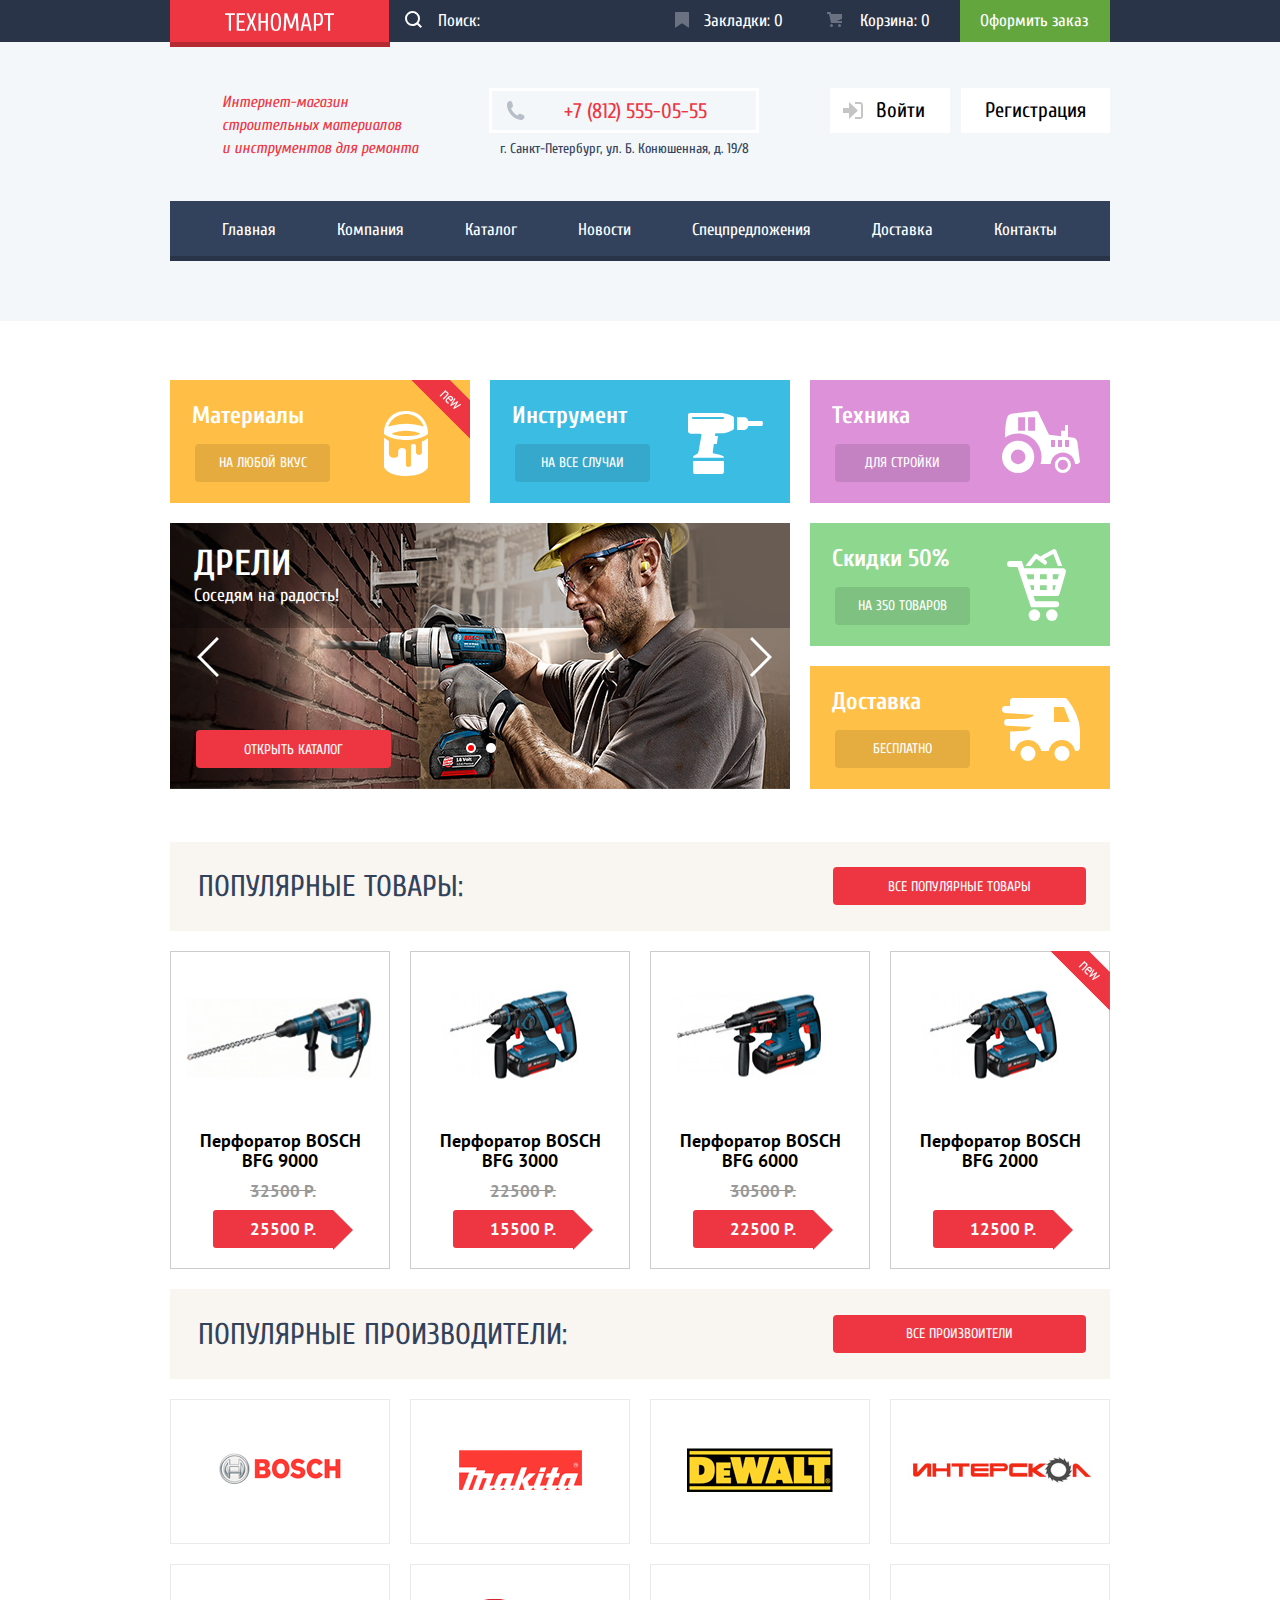
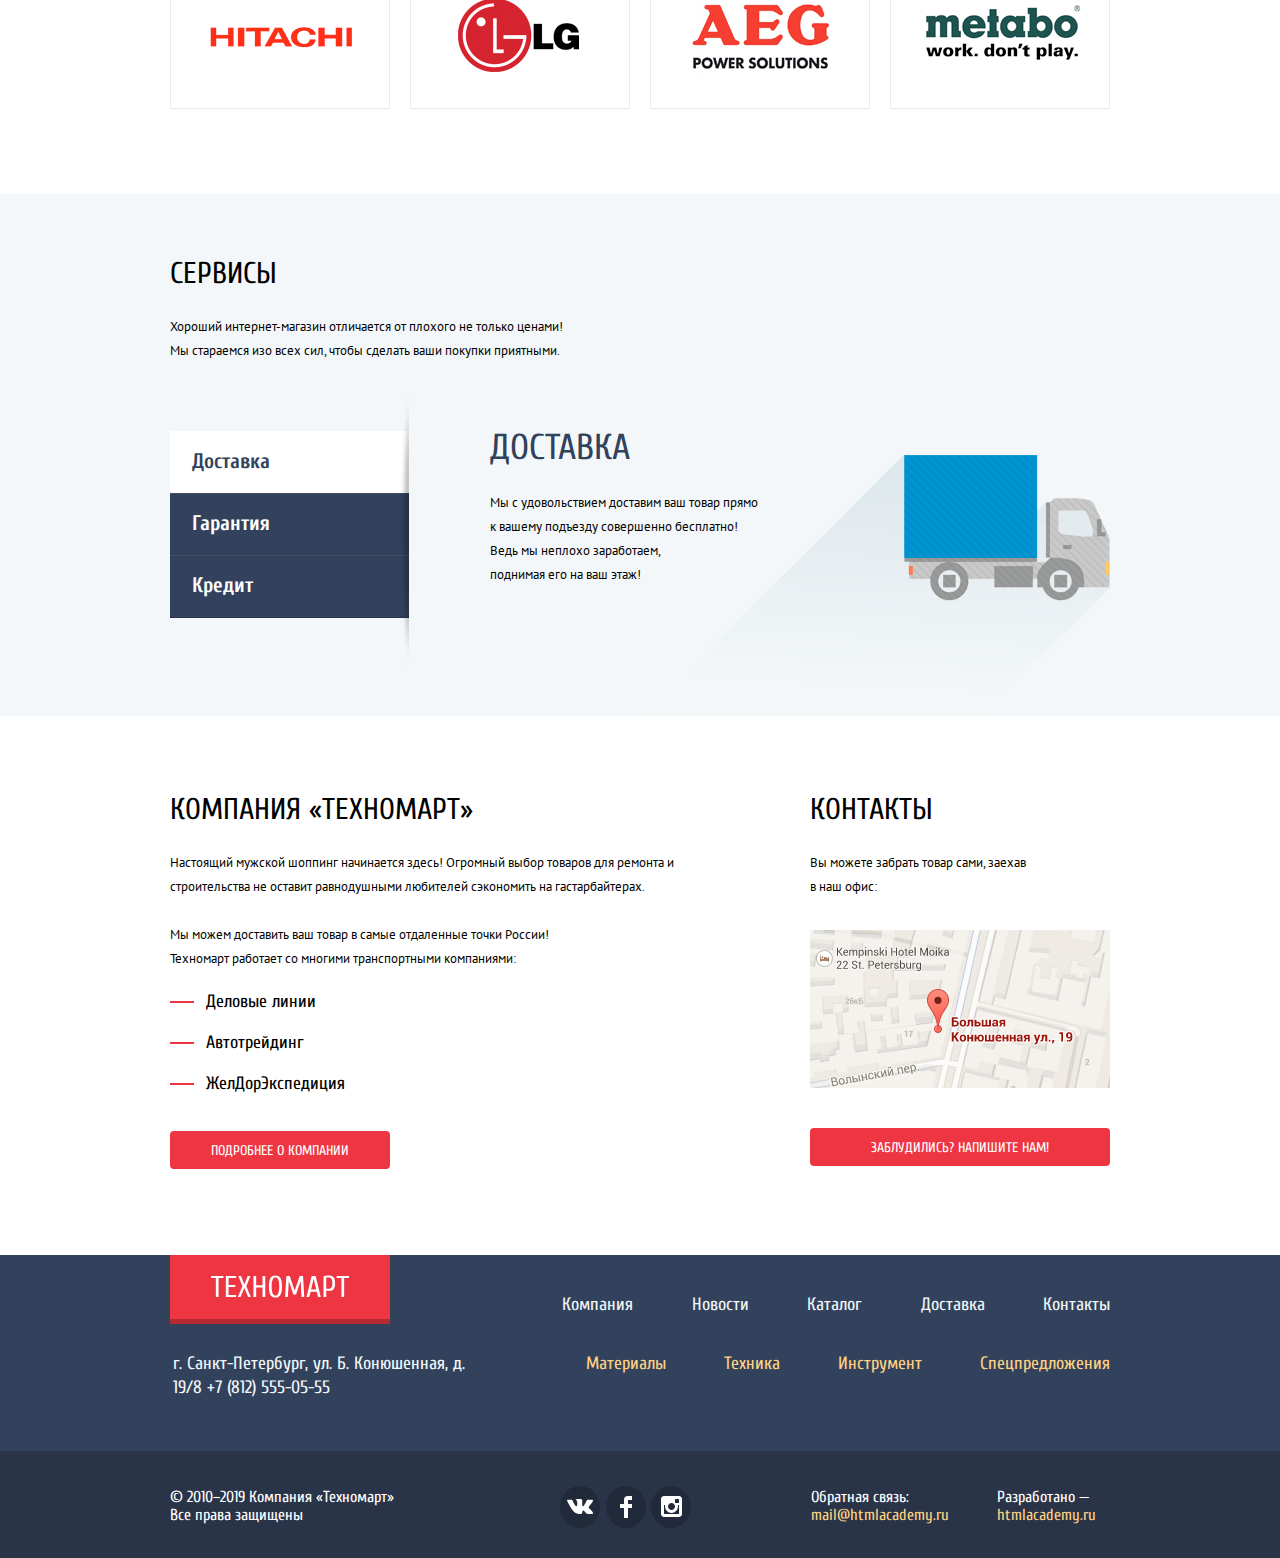
<file: index.html>
<!DOCTYPE html>
<html lang="ru">
  <head>
    <meta charset="utf-8">
    <title>HTML Academy: Техномарт</title>
    <link href="https://fonts.googleapis.com/css?family=Cuprum:400,400i,700&display=swap&subset=cyrillic" rel="stylesheet">
    <link href="https://fonts.googleapis.com/css?family=PT+Sans:400,700&display=swap&subset=cyrillic" rel="stylesheet">
    <link rel="stylesheet" href="css/normalize.css">
    <link rel="stylesheet" href="css/style.min.css">
  </head>
  <body>
    <header class="main-header">
      <div class="navigation">
        <div class="main-with-logo">
          <div class="container">
            <a class="main-header-logo">
            <img src="img/logo-technomart.svg"
              class="logo" width="109" height="18" alt="Логотип Интернет-магазина «Техномарт»">
            </a>
            <div class="main-user">
              <input class="main-search" type="text" name="search" placeholder="Поиск:">
              <a class="bookmarks" href="#">Закладки: <span>0</span></a>
              <a class="cart" href="#">Корзина: <span>0</span></a>
              <a class="order" href="#">Оформить заказ</a>
            </div>
          </div>
        </div>
        <div class="container">
          <div class="user-navigation">
            <h1 class="info">Интернет-магазин строительных материалов и&nbsp;инструментов для ремонта</h1>
            <div class="contact-wapper">
              <p class="tel">+7 (812) 555-05-55</p>
              <p class="our-address">г. Санкт-Петербург, ул. Б. Конюшенная, д. 19/8</p>
            </div>
            <ul class="user">
              <li>
                <a class="login-link" href="#">
                  <svg xmlns="http://www.w3.org/2000/svg" width="20" height="17" viewBox="0 0 20 17">
                    <path fill="#c5c5c5" d="M14.875 8.5L6 0v6H0v5h6v6z"/>
                    <path fill="#c5c5c5" d="M16.986 15.01h-5.027V17h5.027c2.178 0 3.004-1.81 3.029-3.026V3.028C19.99 1.811 19.164 0 16.986 0h-5.027v1.99h5.027c.839 0 .992.681 1.01 1.057v10.904c-.017.376-.171 1.059-1.01 1.059z"/>
                  </svg>
                  Войти
                </a>
              </li>
              <li>
                <a class="registration-link" href="#">Регистрация</a>
              </li>
            </ul>
          </div>
        </div>
        <div class="container">
          <nav class="main-navigation">
            <ul class="site-navigation">
              <li><a href="index.html">Главная</a></li>
              <li><a href="#">Компания</a></li>
              <li><a href="catalog.html">Каталог</a></li>
              <li><a href="#">Новости</a></li>
              <li><a href="#">Спецпредложения</a></li>
              <li><a href="#">Доставка</a></li>
              <li><a href="#">Контакты</a></li>
            </ul>
          </nav>
        </div>
      </div>
    </header>
    <main class="main-container">
      <div class="container">
        <ul class="promo__list">
          <li class="promo__item promo__materials tag-new">
            <h3 class="promo__item-title">Материалы</h3>
            <a class="promo__link" href="#">на любой вкус</a>
          </li>
          <li class="promo__item promo__tools">
            <h3 class="promo__item-title">Инструмент</h3>
            <a class="promo__link" href="#">на все случаи</a>
          </li>
          <li class="promo__item promo__technics">
            <h3 class="promo__item-title">Техника</h3>
            <a class="promo__link" href="#">для стройки</a>
          </li>
          <!-- ===== SLIDER ===== -->
          <li class="promo__item slider">
            <h3 class="visually-hidden">Виды товаров (слайдер)</h3>
            <input class="visually-hidden" type="radio" id="product-1" name="toggle" checked>
            <input class="visually-hidden" type="radio" id="product-2" name="toggle">
            <div class="slider-controls">
              <label class="slider-controls-item slider-controls-item--1" for="product-1">Первый</label>
              <label class="slider-controls-item slider-controls-item--2" for="product-2">Второй</label>
            </div>
            <div class="slider-toggle">
              <button class="button-back toggle " type="button">
              <span class="visually-hidden">Назад</span>
              </button>
              <button class="button-next toggle" type="button">
              <span class="visually-hidden">Вперед</span>
              </button>
            </div>
            <ul class="slider-list">
              <li class="slider-item">
                <h3>Дрели</h3>
                <p>Соседям на радость!</p>
                <a class="slider-item-button button" href="catalog.html">Открыть каталог</a>
              </li>
              <li class="slider-item">
                <h3>Перфораторы</h3>
                <p>Настоящие мужские игрушки</p>
                <a class="slider-item-button button" href="catalog.html">Открыть каталог</a>
              </li>
            </ul>
          </li>
          <!-- ===== END SLIDER ===== -->
          <li class="promo__item promo__sale">
            <h3 class="promo__item-title">Скидки 50%</h3>
            <a class="promo__link" href="#">на 350 товаров</a>
          </li>
          <li class="promo__item promo__shipping">
            <h3 class="promo__item-title">Доставка</h3>
            <a class="promo__link" href="#">бесплатно</a>
          </li>
        </ul>
      </div>
      <div class="container">
        <section class="popular">
          <div class="popular-wapper">
            <h2 class="popular-title">Популярные товары:</h2>
            <a class="popular-button button" href="#">Все популярные товары</a>
          </div>
          <div class="catalog-items">
            <div class="catalog-item">
              <div class="actions">
                <a href="#" class="buy">Купить</a>
                <a href="#" class="bookmark">В закладки</a>
              </div>
              <div class="image">
                <img width="218" height="168" src="img/drill-1.jpg" alt="Перфоратор Bosch bfg 3000">
              </div>
              <div class="title">Перфоратор BOSCH BFG 9000</div>
              <div class="discount">32500 Р.</div>
              <div class="price">25500 Р.</div>
            </div>
            <div class="catalog-item">
              <div class="actions">
                <a href="#" class="buy">Купить</a>
                <a href="#" class="bookmark">В закладки</a>
              </div>
              <div class="image"><img width="218" height="168" src="img/drill-2.jpg" alt="Перфоратор Bosch bfg 6000"></div>
              <div class="title">Перфоратор BOSCH BFG 3000</div>
              <div class="discount">22500 Р.</div>
              <div class="price">15500 Р.</div>
            </div>
            <div class="catalog-item">
              <div class="actions">
                <a href="#" class="buy">Купить</a>
                <a href="#" class="bookmark">В закладки</a>
              </div>
              <div class="image"><img width="218" height="168" src="img/drill-4.jpg" alt="Перфоратор Bosch bfg 2000"></div>
              <div class="title">Перфоратор BOSCH BFG 6000</div>
              <div class="discount">30500 Р.</div>
              <div class="price">22500 Р.</div>
            </div>
            <div class="catalog-item catalog-item--notdiscount">
              <div class="flag flag-new">новинка</div>
              <div class="actions">
                <a href="#" class="buy">Купить</a>
                <a href="#" class="bookmark">В закладки</a>
              </div>
              <div class="image">
                <img width="218" height="168" src="img/drill-2.jpg" alt="Перфоратор Bosch bfg 3000">
              </div>
              <div class="title">Перфоратор BOSCH BFG 2000</div>
              <div class="price">12500 Р.</div>
            </div>
          </div>
        </section>
      </div>
      <div class="container">
        <section class="brands">
          <div class="popular-wapper">
            <h2 class="popular-title">Популярные производители:</h2>
            <a class="popular-button button" href="#">Все произвоители</a>
          </div>
          <ul class="brands-list-items">
            <li class="brands-item">
              <a href="#">
              <img src="img/bosch.png" class="bosch" width="126" height="37" alt="BOSCH">
              </a>
            </li>
            <li class="brands-item">
              <a href="#">
              <img src="img/makita.png" class="Makita" width="123" height="40" alt="makita">
              </a>
            </li>
            <li class="brands-item">
              <a href="#">
              <img src="img/de-walt.png" class="DeWALT" width="146" height="44" alt="dewalt">
              </a>
            </li>
            <li class="brands-item">
              <a href="#">
              <img src="img/interskol.png" class="interskol" width="200" height="88" alt="интерскол">
              </a>
            </li>
            <li class="brands-item">
              <a href="#">
              <img src="img/hitachi.png" class="Hitachi" width="169" height="31" alt="hitachi">
              </a>
            </li>
            <li class="brands-item">
              <a href="#">
              <img src= "img/lg.png" class="LG" width="121" height="73" alt="LG">
              </a>
            </li>
            <li class="brands-item">
              <a href="#">
              <img src="img/aeg.png" class="AEG" width="151" height="96" alt="aeg">
              </a>
            </li>
            <li class="brands-item">
              <a href="#">
              <img src="img/metabo.png" class="Metabo" width="204" height="69" alt="metabo">
              </a>
            </li>
          </ul>
        </section>
      </div>
      <div class="service-wapper">
        <div class="container">
          <section class="service">
            <div class="service-info">
              <h2 class="service-title">Сервисы</h2>
              <p>Хороший интернет-магазин отличается от плохого не только ценами!<br>
                Мы стараемся изо всех сил, чтобы сделать ваши покупки приятными.
              </p>
            </div>
            <div class="service-slider">
              <ul class="service-list">
                <li class="service-item service-item--active">Доставка</li>
                <li class="service-item">Гарантия</li>
                <li class="service-item">Кредит</li>
              </ul>
              <ul class="service-contents">
                <li class="service-content delivery-content slider-item--show">
                  <h3 class="delivery-title">Доставка</h3>
                  <p class="delivery-info">Мы с удовольствием доставим ваш товар прямо к вашему подъезду совершенно бесплатно!
                    Ведь мы неплохо заработаем,<br> поднимая его на ваш этаж!
                  </p>
                </li>
                <li class="service-content assurance-content slider-item--close">
                  <h3 class="assurance-title">Гарантия</h3>
                  <p class="assurance-info">Если купленный у нас товар поломается или заискрит,<br> а также в случае пожара, спровоцированного его возгаранием, вы всегда можете быть уверены в нашей гарантии. Мы обменяем сгоревший товар на новый.<br>
                    Дом уж восстановите как-нибудь сами.
                  </p>
                </li>
                <li class="service-content credit-content slider-item--close">
                  <h3 class="credit-title">Кредит</h3>
                  <p class="credit-info">Залезть в долговую яму стало проще!<br>
                    Кредитные консультанты придут вам на помощь.
                  </p>
                  <a class="credit-button button" href="#">Отправить заявку</a>
                </li>
              </ul>
            </div>
          </section>
        </div>
      </div>
      <div class="container">
        <div class="index-columns">
          <section class="about-us">
            <h2>Компания «Техномарт»</h2>
            <p>Настоящий мужской шоппинг начинается здесь! Огромный выбор товаров для ремонта и строительства не оставит равнодушными любителей сэкономить на гастарбайтерах.</p>
            <p>Мы можем доставить ваш товар в самые отдаленные точки России!<br>
              Техномарт работает со многими транспортными компаниями:
            </p>
            <ul class="transport-companies-list">
              <li>Деловые линии</li>
              <li>Автотрейдинг</li>
              <li>ЖелДорЭкспедиция</li>
            </ul>
            <a class="aboutus-button button" href="#">Подробнее о компании</a>
          </section>
          <section class="contacts">
            <h2>Контакты</h2>
            <p>Вы можете забрать товар сами, заехав в наш офис:</p>
            <a class="map-button" href="map.html">
            <img src="img/5.jpg" width="300" height="158" alt="Офис компании по адресу
              ул.Большая Конюшенная 19/8, Санкт-Петербург">
            </a>
            <a href="feedback.html" class="contacts-button button"><span>Заблудились? Напишите нам!</span></a>
          </section>
        </div>
      </div>
    </main>
    <footer class="main-footer">
      <div class="footer-container">
        <div class="container">
          <div class="footer-items">
            <div class="footer-main-with-logo">
              <a class="main-footer-logo" href="#">
              <img src="img/logo-technomart.svg" width="138" height="23" alt="Логотип Интернет-магазина «Техномарт»">
              </a>
              <ul class="footer-navigation">
                <li><a href="#">Компания</a></li>
                <li><a href="#">Новости</a></li>
                <li><a href="catalog.html">Каталог</a></li>
                <li><a href="#">Доставка</a></li>
                <li><a href="#">Контакты</a></li>
              </ul>
            </div>
            <div class="footer-item-container">
              <p class="footer-contacts">г. Санкт-Петербург, ул. Б. Конюшенная, д. 19/8 +7 (812) 555-05-55</p>
              <ul class="footer-navigation-addition">
                <li><a href="#">Материалы</a></li>
                <li><a href="#">Техника</a></li>
                <li><a href="#">Инструмент</a></li>
                <li><a href="#">Спецпредложения</a></li>
              </ul>
            </div>
          </div>
        </div>
      </div>
      <div class="main-social">
        <div class="container">
          <div class="footer-social">
            <p class="footer-social-info">© 2010–2019 Компания «Техномарт»
              Все права защищены
            </p>
            <ul class="footer-social-items">
              <li>
                <a class="social-btn" href="https://vk.com/htmlacademy">
                  <span class="visually-hidden">Вконтакте</span>
                  <svg xmlns="http://www.w3.org/2000/svg" width="26" height="15" viewBox="0 0 26 15">
                    <path fill="#FFF" d="M16.138 11.51c.956-.309 2.18 2.04 3.483 2.939.978.681 1.727.534 1.727.534l3.473-.05s1.815-.112.957-1.554c-.071-.12-.503-1.069-2.585-3.022-2.177-2.043-1.882-1.712.739-5.244 1.597-2.153 2.236-3.468 2.036-4.028-.192-.539-1.365-.399-1.365-.399L20.69.713c-.381.001-.704.119-.851.515-.003.004-.621 1.666-1.445 3.079-1.741 2.989-2.436 3.148-2.724 2.961-.661-.433-.494-1.737-.494-2.664 0-2.897.432-4.105-.846-4.417-.427-.104-.739-.172-1.828-.182-1.392-.021-2.574 0-3.244.329-.445.223-.786.712-.579.74.26.035.843.16 1.155.586.401.552.389 1.789.389 1.789s.229 3.411-.54 3.834c-.528.29-1.25-.302-2.803-3.016-.793-1.388-1.392-2.922-1.392-2.922s-.116-.285-.326-.441c-.25-.185-.6-.244-.6-.244L.848.684S.29.7.085.946c-.182.218-.015.668-.015.668s2.909 6.881 6.203 10.347c3.02 3.182 6.452 2.971 6.452 2.971h1.555s.469-.054.709-.312c.224-.24.214-.691.214-.691s-.031-2.109.935-2.419z"/>
                  </svg>
                </a>
              </li>
              <li>
                <a class="social-btn" href="https://facebook.com/htmlacademy">
                  <span class="visually-hidden">Фейсбук</span>
                  <svg xmlns="http://www.w3.org/2000/svg" width="12" height="22" viewBox="0 0 12 22">
                    <path fill="#FFF" d="M12 4V0H8a4 4 0 0 0-4 4v4H0v4h4v10h4V12h4V8H8V4h4z"/>
                  </svg>
                </a>
              </li>
              <li>
                <a  class="social-btn" href="https://instagram.com/htmlacademy">
                  <span class="visually-hidden">Инстаграм</span>
                  <svg xmlns="http://www.w3.org/2000/svg" width="21" height="21" viewBox="0 0 21 21">
                    <path fill="#FFF" d="M18 0H3C1.35 0 0 1.35 0 3v15c0 1.65 1.35 3 3 3h15c1.65 0 3-1.35 3-3V3c0-1.65-1.35-3-3-3zm-7.5 7c1.93 0 3.5 1.57 3.5 3.5S12.43 14 10.5 14 7 12.43 7 10.5 8.57 7 10.5 7zM18 18H3V9h1.181A6.504 6.504 0 0 0 4 10.5a6.5 6.5 0 1 0 13 0 6.45 6.45 0 0 0-.181-1.5H18v9zm0-11h-4V3h4v4z"/>
                  </svg>
                </a>
              </li>
            </ul>
            <div class="footer-copyright">
              <div class="copyright-colums">
                <p>Обратная связь:</p>
                <a class="button-social" href="mail@htmlacademy.ru">mail@htmlacademy.ru</a>
              </div>
              <div class="copyright-colums">
                <p>Разработано —</p>
                <a class="button-social" href="https://htmlacademy.ru">htmlacademy.ru</a>
              </div>
            </div>
          </div>
        </div>
      </div>
    </footer>
    <!--Модальное окно карты-->
    <section class="modal modal-map">
      <h2 class="visually-hidden">Как до нас добраться</h2>
      <iframe src="https://www.google.com/maps/embed?pb=!1m18!1m12!1m3!1d1998.6037999040354!2d30.322010416394033!3d59.938716271971415!2m3!1f0!2f0!3f0!3m2!1i1024!2i768!4f13.1!3m3!1m2!1s0x4696310fca5ba729%3A0xea9c53d4493c879f!2sBolshaya+Konyushennaya+ul.%2C+19%2C+Sankt-Peterburg%2C+Russia%2C+191186!5e0!3m2!1sen!2s!4v1441888483426" width="940" height="447" allowfullscreen></iframe>
      <p>
        <img src="img/map.jpg" width="940" height="446" alt="Офис компании по адресу
          ул.Большая Конюшенная 19/8, Санкт-Петербург">
      </p>
      <button class="modal-close" type="button">Закрыть</button>
    </section>
    <!-- ===================X====================== -->
    <!--Модальное окно обратной связи-->
    <section class="modal modal-contacts">
      <form class="contacts-form" action="http://echo.htmlacademy.ru" method="post">
        <div class="contacts-form-wapper">
          <p class="contacts-item">
            <label for="contacts-name">Ваше имя:</label>
            <input id="contacts-name" type="text" name="name" value="" placeholder="Имя Фамилия">
          </p>
          <p class="contacts-item">
            <label for="contacts-email">Ваш e-mail:</label>
            <input id="contacts-email" type="text" name="email" value="" placeholder="email@example.com">
          </p>
        </div>
        <p class="contacts-item">
          <label for="contacts-text">Текст письма:</label>
          <textarea id="contacts-text" placeholder="В свободной форме"></textarea>
        </p>
        <div class="button-wapper">
          <button class="button button-contacts" type="submit">Отправить</button>
        </div>
        <button class="modal-close" type="button">Закрыть</button>
      </form>
    </section>
    <!-- ============X========== -->
    <!--Модальное окно добавления товара в корзину-->
    <section class="modal modal-cart-form">
      <p class="modal-cart-text">Товар добавлен в корзину!</p>
      <div class="button-cart-wapper">
        <a class="button-cart-left button" href="#">Оформить заказ</a>
        <a class="button-cart-right button" href="#">Продолжить покупки</a>
      </div>
      <button class="modal-close" type="button">Закрыть</button>
    </section>
    <!--X-->
    <script src="js/script.min.js"></script>
  </body>
</html>
</file>
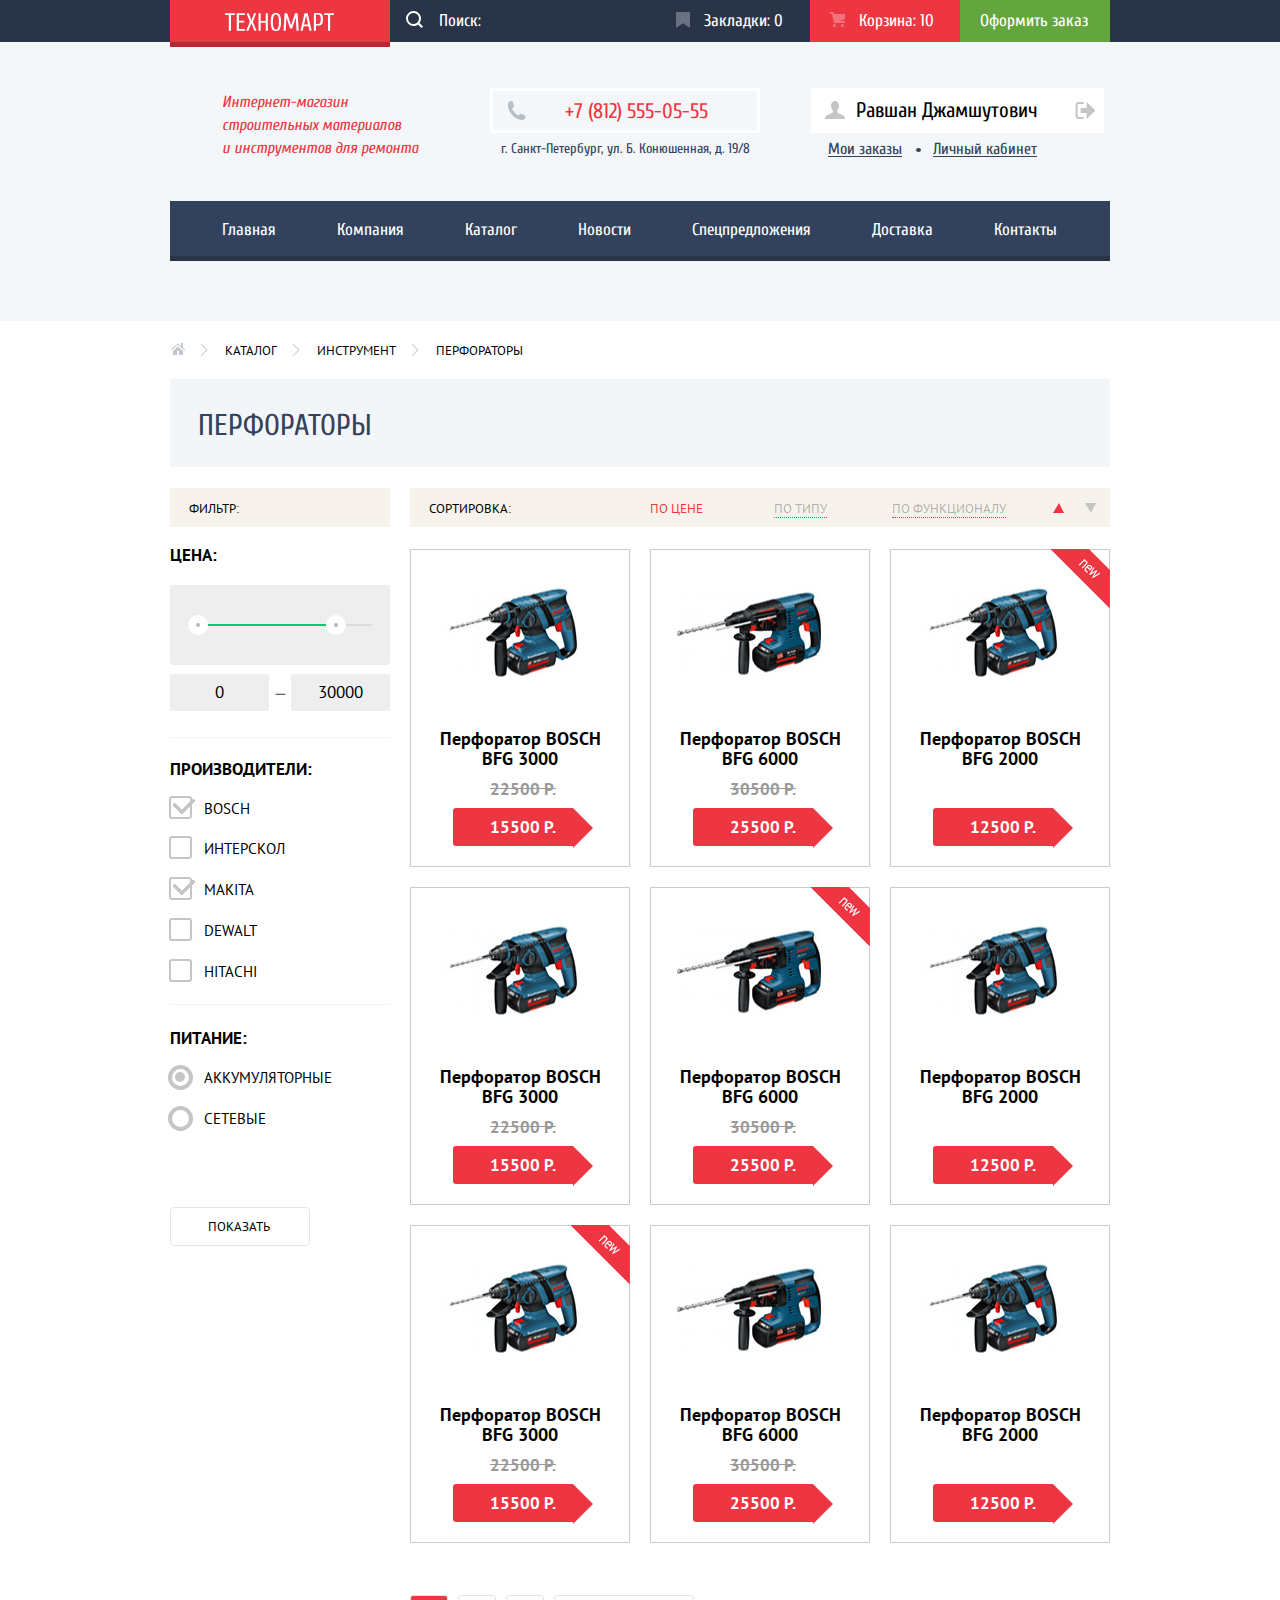
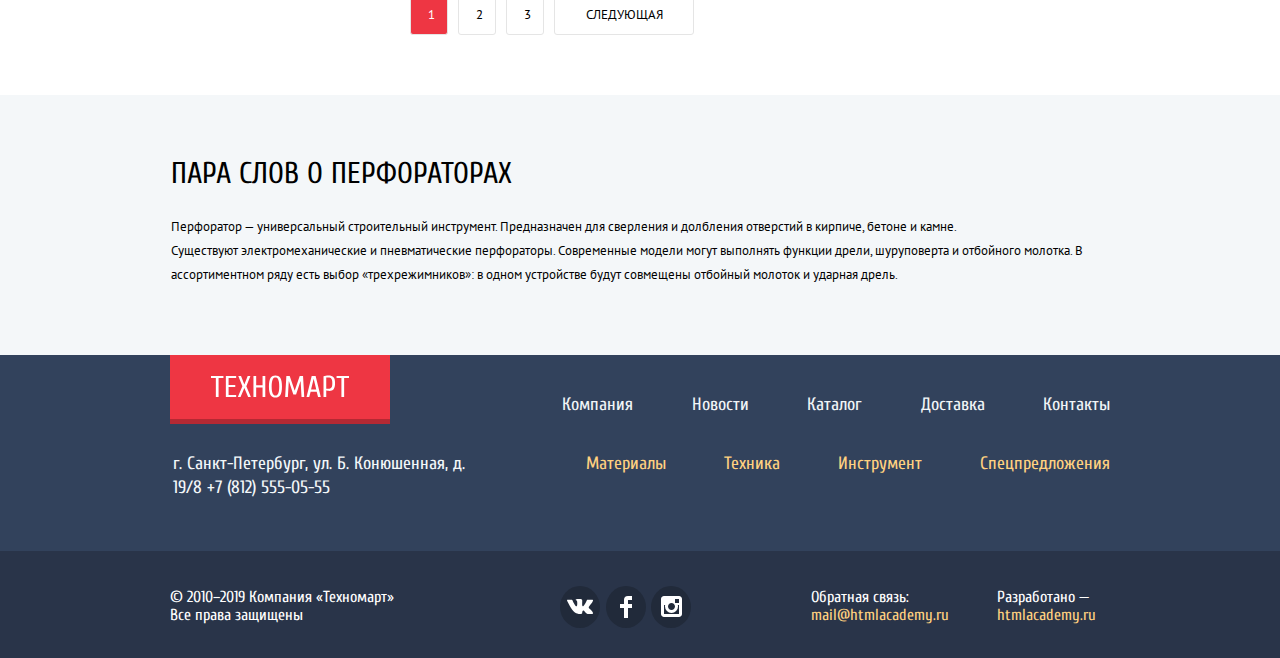
<file: catalog.html>
<!DOCTYPE html>
<html lang="ru">
  <head>
    <meta charset="utf-8">
    <title>HTML Academy: Техномарт</title>
    <link href="https://fonts.googleapis.com/css?family=Cuprum:400,400i,700&display=swap&subset=cyrillic" rel="stylesheet">
    <link href="https://fonts.googleapis.com/css?family=PT+Sans:400,700&display=swap&subset=cyrillic" rel="stylesheet">
    <link rel="stylesheet" href="css/normalize.css">
    <link rel="stylesheet" href="css/style.min.css">
  </head>
  <body class="inner-page">
    <header class="main-header">
      <div class="navigation">
        <div class="main-with-logo">
          <div class="container">
            <a class="main-header-logo" href="index.html">
            <img src="img/logo-technomart.svg"
              class="logo" width="109" height="18" alt="Логотип Интернет-магазина «Техномарт»">
            </a>
            <div class="main-user">
              <input class="main-search" type="text" name="search" placeholder="Поиск:">
              <a class="bookmarks" href="#">Закладки: <span>0</span></a>
              <a class="cart" href="#">Корзина: <span>10</span></a>
              <a class="order" href="#">Оформить заказ</a>
            </div>
          </div>
        </div>
        <div class="container">
          <div class="user-navigation">
            <h1 class="info">Интернет-магазин строительных материалов<br> и инструментов для ремонта</h1>
            <div class="contact-wapper">
              <p class="tel">+7 (812) 555-05-55</p>
              <p class="our-address">г. Санкт-Петербург, ул. Б. Конюшенная, д. 19/8</p>
            </div>
            <div class="navigation-contaner">
              <a class="name-user" href="#">Равшан Джамшутович</a>
              <a class="login-out" href="#"><span class="visually-hidden">Выход</span></a>
              <ul class="inner-user-navigation">
                <li><a class="my-orders-link" href="#">Мои заказы</a></li>
                <li><a class="personal-data-link" href="#">Личный кабинет</a></li>
              </ul>
            </div>
          </div>
        </div>
        <div class="container">
          <nav class="main-navigation">
            <ul class="site-navigation">
              <li><a href="index.html">Главная</a></li>
              <li><a href="#">Компания</a></li>
              <li><a href="catalog.html">Каталог</a></li>
              <li><a href="#">Новости</a></li>
              <li><a href="#">Спецпредложения</a></li>
              <li><a href="#">Доставка</a></li>
              <li><a href="#">Контакты</a></li>
            </ul>
          </nav>
        </div>
      </div>
    </header>
    <main class="inner-main-container">
      <div class="container">
        <ul class="breadcrumbs">
          <li>
            <a href="index.html">
              <span class="visually-hidden">Главная</span>
              <svg xmlns="http://www.w3.org/2000/svg" width="15" height="12" viewBox="0 0 15 12">
                <g fill="#C1C6CE">
                  <path d="M3 8v4h4V8h2v4h4V8L8 3.516z"/>
                  <path d="M14.831 6.365L13 4.751V0h-2v2.987L8.332.635c-.02-.017-.043-.023-.064-.037a.465.465 0 0 0-.08-.047.551.551 0 0 0-.095-.024C8.062.521 8.032.515 8 .515c-.031 0-.061.006-.092.012a.46.46 0 0 0-.095.025c-.028.011-.053.029-.08.046-.021.014-.045.02-.064.037l-6.498 5.73a.501.501 0 0 0 .33.875.497.497 0 0 0 .331-.125L8 1.677l6.169 5.438a.501.501 0 0 0 .662-.75z"/>
                </g>
              </svg>
            </a>
          </li>
          <li><a href="catalog.html">Каталог</a></li>
          <li><a href="#">Инструмент</a></li>
          <li class="punchers">Перфораторы</li>
        </ul>
      </div>
      <div class="container">
        <div class="title-wapper">
          <h2 class="popular-title">Перфораторы</h2>
        </div>
      </div>
      <div class="container">
        <div class="headline">
          <div class="headline-filter">
            <p>Фильтр:</p>
          </div>
          <div class="headline-sort">
            <p>Сортировка:</p>
            <ul class="sort-list">
              <li><a class="sort-list--link link--active" href="#">По цене</a></li>
              <li><a class="sort-list--link" href="#">По типу</a></li>
              <li><a class="sort-list--link" href="#">По функционалу</a></li>
              <li>
                <a class="arrow" href="#">
                  <span class="visually-hidden">min</span>
                  <svg width='11' height='10' fill="#ee3643">
                    <polygon points="0,10 6,0 11,10" />
                  </svg>
                </a>
              </li>
              <li>
                <a class="arrow" href="#">
                  <span class="visually-hidden">max</span>
                  <svg width='11' height='10' fill="#c5c5c5">
                    <polygon points="11,0 6,10 0,0" />
                  </svg>
                </a>
              </li>
            </ul>
          </div>
        </div>
      </div>
      <div class="container">
        <div class="catalog-columns">
          <section class="filters">
            <h2 class="visually-hidden">Фильтр товаров</h2>
            <form class="filter" method="get" action="http://echo.htmlacademy.ru">
              <fieldset>
                <legend>Цена:</legend>
                <div class="filter-range-wrapper">
                  <div class="filter-range">
                    <div class="filter-range-scale">
                      <div class="filter-range-bar"></div>
                    </div>
                    <button class="filter-range-handle min"></button>
                    <button class="filter-range-handle max"></button>
                  </div>
                </div>
                <div class="filter-interval">
                  <input type="text" name="min-interval" value="0">
                  <span>—</span>
                  <input type="text" name="max-interval" value="30000">
                </div>
              </fieldset>
              <fieldset class="filter-brands">
                <legend>Производители:</legend>
                <ul>
                  <li class="filter-option">
                    <input class="visually-hidden filter-input filter-input-checkbox"
                      type="checkbox" name="producedBy" value="bosch" id="filter-bosh" checked>
                    <label for="filter-bosh">Bosch</label>
                  </li>
                  <li class="filter-option">
                    <input class="visually-hidden filter-input filter-input-checkbox"
                      type="checkbox" name="interskol" id="filter-interskol">
                    <label for="filter-interskol">Интерскол</label>
                  </li>
                  <li class="filter-option">
                    <input class="visually-hidden filter-input filter-input-checkbox"
                      type="checkbox" name="producedBy" value="makita" id="filter-makita" checked>
                    <label for="filter-makita">Makita</label>
                  </li>
                  <li class="filter-option">
                    <input class="visually-hidden filter-input filter-input-checkbox"
                      type="checkbox" name="producedBy" value="dewalt" id="filter-dewalt">
                    <label for="filter-dewalt">Dewalt</label>
                  </li>
                  <li class="filter-option">
                    <input class="visually-hidden filter-input filter-input-checkbox"
                      type="checkbox" name="producedBy" value="hitachi" id="filter-hitachi">
                    <label for="filter-hitachi">Hitachi</label>
                  </li>
                </ul>
              </fieldset>
              <fieldset class="filter-power">
                <legend>Питание:</legend>
                <ul>
                  <li class="filter-option">
                    <input class="visually-hidden filter-input filter-input-radio"
                      type="radio" name="product-group" value="battery" id="filter-battery" checked>
                    <label for="filter-battery">Аккумуляторные</label>
                  </li>
                  <li class="filter-option">
                    <input class="visually-hidden filter-input filter-input-radio"
                      type="radio" name="product-group" value="network" id="filter-network">
                    <label for="filter-network">Сетевые</label>
                  </li>
                </ul>
              </fieldset>
              <button type="submit" class="filter-button button">Показать</button>
            </form>
          </section>
          <section class="catalog">
            <h2 class="visually-hidden">Список перфораторов</h2>
            <div class="catalog-items">
              <div class="catalog-item">
                <div class="actions">
                  <a href="#" class="buy">Купить</a>
                  <a href="#" class="bookmark">В закладки</a>
                </div>
                <div class="image">
                  <img width="218" height="168" src="img/drill-2.jpg" alt="Перфоратор Bosch bfg 3000">
                </div>
                <div class="title">Перфоратор BOSCH BFG 3000</div>
                <div class="discount">22500 Р.</div>
                <div class="price">15500 Р.</div>
              </div>
              <div class="catalog-item">
                <div class="actions">
                  <a href="#" class="buy">Купить</a>
                  <a href="#" class="bookmark">В закладки</a>
                </div>
                <div class="image"><img width="218" height="168" src="img/drill-4.jpg" alt="Перфоратор Bosch bfg 6000"></div>
                <div class="title">Перфоратор BOSCH BFG 6000</div>
                <div class="discount">30500 Р.</div>
                <div class="price">25500 Р.</div>
              </div>
              <div class="catalog-item catalog-item--notdiscount">
                <div class="flag flag-new">новинка</div>
                <div class="actions">
                  <a href="#" class="buy">Купить</a>
                  <a href="#" class="bookmark">В закладки</a>
                </div>
                <div class="image"><img width="218" height="168" src="img/drill-2.jpg" alt="Перфоратор Bosch bfg 2000"></div>
                <div class="title">Перфоратор BOSCH BFG 2000</div>
                <div class="price">12500 Р.</div>
              </div>
              <div class="catalog-item">
                <div class="actions">
                  <a href="#" class="buy">Купить</a>
                  <a href="#" class="bookmark">В закладки</a>
                </div>
                <div class="image">
                  <img width="218" height="168" src="img/drill-2.jpg" alt="Перфоратор Bosch bfg 3000">
                </div>
                <div class="title">Перфоратор BOSCH BFG 3000</div>
                <div class="discount">22500 Р.</div>
                <div class="price">15500 Р.</div>
              </div>
              <div class="catalog-item">
                <div class="flag flag-new">новинка</div>
                <div class="actions">
                  <a href="#" class="buy">Купить</a>
                  <a href="#" class="bookmark">В закладки</a>
                </div>
                <div class="image"><img width="218" height="168" src="img/drill-4.jpg" alt="Перфоратор Bosch bfg 6000"></div>
                <div class="title">Перфоратор BOSCH BFG 6000</div>
                <div class="discount">30500 Р.</div>
                <div class="price">25500 Р.</div>
              </div>
              <div class="catalog-item catalog-item--notdiscount">
                <div class="actions">
                  <a href="#" class="buy">Купить</a>
                  <a href="#" class="bookmark">В закладки</a>
                </div>
                <div class="image"><img width="218" height="168" src="img/drill-2.jpg" alt="Перфоратор Bosch bfg 2000"></div>
                <div class="title">Перфоратор BOSCH BFG 2000</div>
                <div class="price">12500 Р.</div>
              </div>
              <div class="catalog-item">
                <div class="flag flag-new">новинка</div>
                <div class="actions">
                  <a href="#" class="buy">Купить</a>
                  <a href="#" class="bookmark">В закладки</a>
                </div>
                <div class="image">
                  <img width="218" height="168" src="img/drill-2.jpg" alt="Перфоратор Bosch bfg 3000">
                </div>
                <div class="title">Перфоратор BOSCH BFG 3000</div>
                <div class="discount">22500 Р.</div>
                <div class="price">15500 Р.</div>
              </div>
              <div class="catalog-item">
                <div class="actions">
                  <a href="#" class="buy">Купить</a>
                  <a href="#" class="bookmark">В закладки</a>
                </div>
                <div class="image"><img width="218" height="168" src="img/drill-4.jpg" alt="Перфоратор Bosch bfg 6000"></div>
                <div class="title">Перфоратор BOSCH BFG 6000</div>
                <div class="discount">30500 Р.</div>
                <div class="price">25500 Р.</div>
              </div>
              <div class="catalog-item catalog-item--notdiscount">
                <div class="actions">
                  <a href="#" class="buy">Купить</a>
                  <a href="#" class="bookmark">В закладки</a>
                </div>
                <div class="image"><img width="218" height="168" src="img/drill-2.jpg" alt="Перфоратор Bosch bfg 2000"></div>
                <div class="title">Перфоратор BOSCH BFG 2000</div>
                <div class="price">12500 Р.</div>
              </div>
            </div>
            <ul class="pagination-list">
              <li class="pagination-item pagination-item-current"><a>1</a></li>
              <li class="pagination-item"><a href="#">2</a></li>
              <li class="pagination-item"><a href="#">3</a></li>
              <li class="pagination-item"><a href="#">Следующая</a></li>
            </ul>
          </section>
        </div>
      </div>
      <div class="tools-info">
        <div class="container">
          <h2 class="tools-title">Пара слов о перфораторах</h2>
          <p class="tools-content">Перфоратор — универсальный строительный инструмент. Предназначен для сверления и долбления отверстий в кирпиче, бетоне и камне.<br>
            Существуют электромеханические и пневматические перфораторы. Современные модели могут выполнять функции дрели, шуруповерта и отбойного молотка. В ассортиментном ряду есть выбор «трехрежимников»: в одном устройстве будут совмещены отбойный молоток и ударная дрель.
          </p>
        </div>
      </div>
    </main>
    <footer class="main-footer">
      <div class="footer-container">
        <div class="container">
          <div class="footer-items">
            <div class="footer-main-with-logo">
              <a class="main-footer-logo" href="index.html">
              <img src="img/logo-technomart.svg" width="138" height="23" alt="Логотип Интернет-магазина «Техномарт»">
              </a>
              <ul class="footer-navigation" >
                <li><a href="#">Компания</a></li>
                <li><a href="#">Новости</a></li>
                <li><a href="catalog.html">Каталог</a></li>
                <li><a href="#">Доставка</a></li>
                <li><a href="#">Контакты</a></li>
              </ul>
            </div>
            <div class="footer-item-container">
              <p class="footer-contacts">г. Санкт-Петербург, ул. Б. Конюшенная, д. 19/8 +7 (812) 555-05-55</p>
              <ul class="footer-navigation-addition">
                <li><a href="#">Материалы</a></li>
                <li><a href="#">Техника</a></li>
                <li><a href="#">Инструмент</a></li>
                <li><a href="#">Спецпредложения</a></li>
              </ul>
            </div>
          </div>
        </div>
      </div>
      <div class="main-social">
        <div class="container">
          <div class="footer-social">
            <p class="footer-social-info">© 2010–2019 Компания «Техномарт»
              Все права защищены
            </p>
            <ul class="footer-social-items">
              <li>
                <a class="social-btn" href="https://vk.com/htmlacademy">
                  <span class="visually-hidden">Вконтакте</span>
                  <svg xmlns="http://www.w3.org/2000/svg" width="26" height="15" viewBox="0 0 26 15">
                    <path fill="#FFF" d="M16.138 11.51c.956-.309 2.18 2.04 3.483 2.939.978.681 1.727.534 1.727.534l3.473-.05s1.815-.112.957-1.554c-.071-.12-.503-1.069-2.585-3.022-2.177-2.043-1.882-1.712.739-5.244 1.597-2.153 2.236-3.468 2.036-4.028-.192-.539-1.365-.399-1.365-.399L20.69.713c-.381.001-.704.119-.851.515-.003.004-.621 1.666-1.445 3.079-1.741 2.989-2.436 3.148-2.724 2.961-.661-.433-.494-1.737-.494-2.664 0-2.897.432-4.105-.846-4.417-.427-.104-.739-.172-1.828-.182-1.392-.021-2.574 0-3.244.329-.445.223-.786.712-.579.74.26.035.843.16 1.155.586.401.552.389 1.789.389 1.789s.229 3.411-.54 3.834c-.528.29-1.25-.302-2.803-3.016-.793-1.388-1.392-2.922-1.392-2.922s-.116-.285-.326-.441c-.25-.185-.6-.244-.6-.244L.848.684S.29.7.085.946c-.182.218-.015.668-.015.668s2.909 6.881 6.203 10.347c3.02 3.182 6.452 2.971 6.452 2.971h1.555s.469-.054.709-.312c.224-.24.214-.691.214-.691s-.031-2.109.935-2.419z"/>
                  </svg>
                </a>
              </li>
              <li>
                <a class="social-btn" href="https://facebook.com/htmlacademy">
                  <span class="visually-hidden">Фейсбук</span>
                  <svg xmlns="http://www.w3.org/2000/svg" width="12" height="22" viewBox="0 0 12 22">
                    <path fill="#FFF" d="M12 4V0H8a4 4 0 0 0-4 4v4H0v4h4v10h4V12h4V8H8V4h4z"/>
                  </svg>
                </a>
              </li>
              <li>
                <a  class="social-btn" href="https://instagram.com/htmlacademy">
                  <span class="visually-hidden">Инстаграм</span>
                  <svg xmlns="http://www.w3.org/2000/svg" width="21" height="21" viewBox="0 0 21 21">
                    <path fill="#FFF" d="M18 0H3C1.35 0 0 1.35 0 3v15c0 1.65 1.35 3 3 3h15c1.65 0 3-1.35 3-3V3c0-1.65-1.35-3-3-3zm-7.5 7c1.93 0 3.5 1.57 3.5 3.5S12.43 14 10.5 14 7 12.43 7 10.5 8.57 7 10.5 7zM18 18H3V9h1.181A6.504 6.504 0 0 0 4 10.5a6.5 6.5 0 1 0 13 0 6.45 6.45 0 0 0-.181-1.5H18v9zm0-11h-4V3h4v4z"/>
                  </svg>
                </a>
              </li>
            </ul>
            <div class="footer-copyright">
              <div class="copyright-colums">
                <p>Обратная связь:</p>
                <a class="button-social" href="mail@htmlacademy.ru">mail@htmlacademy.ru</a>
              </div>
              <div class="copyright-colums">
                <p>Разработано —</p>
                <a class="button-social" href="https://htmlacademy.ru">htmlacademy.ru</a>
              </div>
            </div>
          </div>
        </div>
      </div>
    </footer>
    <!--Модальное окно добавления товара в корзину-->
    <section class="modal modal-cart-form">
      <p class="modal-cart-text">Товар добавлен в корзину!</p>
      <div class="button-cart-wapper">
        <a class="button-cart-left button" href="#">Оформить заказ</a>
        <a class="button-cart-right button" href="#">Продолжить покупки</a>
      </div>
      <button class="modal-close" type="button">Закрыть</button>
    </section>
    <!--X-->
    <script src="js/script.min.js"></script>
  </body>
</html>
</file>
<file: css/style.min.css>
@-webkit-keyframes bounce{0%{-webkit-transform:translateY(-2000px);transform:translateY(-2000px)}70%{-webkit-transform:translateY(30px);transform:translateY(30px)}90%{-webkit-transform:translateY(-10px);transform:translateY(-10px)}to{-webkit-transform:translateY(0);transform:translateY(0)}}@keyframes bounce{0%{-webkit-transform:translateY(-2000px);transform:translateY(-2000px)}70%{-webkit-transform:translateY(30px);transform:translateY(30px)}90%{-webkit-transform:translateY(-10px);transform:translateY(-10px)}to{-webkit-transform:translateY(0);transform:translateY(0)}}@-webkit-keyframes shake{0%,to{-webkit-transform:translateX(0);transform:translateX(0)}10%,30%,50%,70%,90%{-webkit-transform:translateX(-10px);transform:translateX(-10px)}20%,40%,60%,80%{-webkit-transform:translateX(10px);transform:translateX(10px)}}@keyframes shake{0%,to{-webkit-transform:translateX(0);transform:translateX(0)}10%,30%,50%,70%,90%{-webkit-transform:translateX(-10px);transform:translateX(-10px)}20%,40%,60%,80%{-webkit-transform:translateX(10px);transform:translateX(10px)}}body{min-width:960px;margin:0;padding:0;font-family:"PT Sans",Arial,sans-serif;font-size:13px;line-height:24px;color:#000}a{text-decoration:none}.visually-hidden:not(:focus):not(:active),input[type=checkbox].visually-hidden,input[type=radio].visually-hidden{position:absolute;width:1px;height:1px;margin:-1px;border:0;padding:0;white-space:nowrap;-webkit-clip-path:inset(100%);clip-path:inset(100%);clip:rect(0 0 0 0);overflow:hidden}.main-header-logo{width:220px;position:absolute;background-color:#ee3643;-webkit-box-shadow:inset 0 -5px 0 0 rgba(0,0,0,.24);box-shadow:inset 0 -5px 0 0 rgba(0,0,0,.24)}.logo{-o-object-fit:contain;object-fit:contain;padding:13px 56px 12px 55px}.main-header-logo:focus,.main-header-logo:hover{background-color:#ca2c37}.main-header-logo:active{background-color:#ba2732}.button{display:block;font-size:14px;font-weight:400;line-height:1.29;font-family:"Cuprum",Arial,sans-serif;text-align:center;color:#fff;text-transform:uppercase;text-decoration:none;background-color:#ee3643;border-radius:4px;border:0}.button:focus,.button:hover{background-color:#ca2c37}.button:active{background-color:#ba2732}.main-header{background-color:#f4f7f9}.main-navigation,.main-user{font-size:17px;line-height:17px;color:#fff}.main-user{position:relative;font-family:"Cuprum",Arial,sans-serif;line-height:1.06;display:-webkit-box;display:-ms-flexbox;display:flex;-webkit-box-pack:end;-ms-flex-pack:end;justify-content:flex-end;-ms-flex-wrap:wrap;flex-wrap:wrap;margin-right:0;margin-left:auto}.footer-social ul,.site-navigation,.user{list-style:none}.main-search{width:220px;border:0;background-color:#293449;font-size:17px;line-height:1.06;padding:0 0 0 49px;background-image:url(../img/icon-search.svg);background-repeat:no-repeat;background-position:16px 11px}.main-search:hover{background-color:#212a3a;background-image:url(../img/icon-search-hover.svg)}.main-search:active,.main-search:focus{width:222px;padding-left:49px;background-color:#fff;background-image:url(../img/icon-search-active.svg)}.main-search::-webkit-input-placeholder{padding:11px 40px 11px 48px;line-height:1.06;color:#fff}.main-search:-ms-input-placeholder,.main-search::-ms-input-placeholder{padding:11px 40px 11px 48px;line-height:1.06;color:#fff}.main-search::placeholder{padding:11px 40px 11px 0;line-height:1.06;color:#fff}.main-search:active::-webkit-input-placeholder{color:#000}.main-search:active:-ms-input-placeholder,.main-search:active::-ms-input-placeholder{color:#000}.main-search:active::placeholder{color:#000}.main-user a,.site-navigation a{font-family:"Cuprum",Arial,sans-serif;font-size:17px;font-weight:400;color:#fff}.site-navigation a{padding:20px 30px;margin-right:1px}.main-user a{padding-top:12px;padding-bottom:12px;line-height:1.06}.user a{color:#000}.site-navigation a:focus,.site-navigation a:hover{background-color:#1d2739}.user a:focus,.user a:hover{color:#ee3643}.login-link:focus path,.login-link:hover path{fill:#32425c}.user a:active{opacity:.3;color:#000}.login-link:active path{fill:#000}.main-user a:focus,.main-user a:hover{background-color:#212a3a;border:0}.main-user a:active,.site-navigation a:active{color:rgba(255,255,255,.5);background-color:#1d2739}.bookmarks{position:relative;padding-left:46px;padding-right:24px}.bookmarks::before,.cart::before{content:url(../img/icon-bookmark.svg);position:absolute;opacity:.3;left:17px}.bookmarks:hover::before{opacity:1}.bookmarks:active::before{opacity:.6}.cart{position:relative;padding:10px 30px 12px 53px}.cart::before{content:url(../img/cart-icon.svg);left:20px}.cart:hover::before{opacity:1}.cart:active::before{opacity:.6}.inner-page .bookmarks{padding-right:27px;padding-left:45px}.inner-page .cart{background-color:#ee3643;padding-right:26px;padding-left:49px}.inner-page .cart:focus,.inner-page .cart:hover{background-color:#ca2c37}.inner-page .cart:active{background-color:#ba2732}.order{background-color:#63a63e;padding:10px 22px 12px 20px}a .order:focus,a .order:hover{background-color:#5fbb2d}a .order:active{background-color:#518534;opacity:.5}.our-address,.tel{font-weight:400;font-style:normal;font-stretch:normal;letter-spacing:normal}.tel{position:relative;border:solid 3px #fff;padding:10px 15px 8px 38px;font-size:21px;line-height:1;color:#ee3643;margin-top:6px;margin-bottom:0}.tel::before{content:url(../img/icon-phone.svg);position:absolute;left:14px}.our-address{color:#32425c;margin-top:4px;margin-bottom:14px;font-size:14px;line-height:1.71;text-align:center}.info{width:200px;font-size:16px;line-height:1.44;font-family:"Cuprum",Arial,sans-serif;font-weight:400;font-style:italic;margin-top:9px;margin-left:52px;color:#ee3643}.transport-companies-list{list-style:none;font-size:18px;font-weight:400;line-height:1.11;padding-left:36px;margin-top:0}.transport-companies-list li{padding-top:21px;position:relative}.transport-companies-list li::before{content:"";position:absolute;width:22px;left:-36px;top:30px;border:1px solid #ee3643}.index-columns h2{font-size:30px;line-height:1;font-family:"Cuprum",Arial,sans-serif;font-weight:400;text-transform:uppercase;margin-bottom:15px}.index-columns p{font-family:"PT Sans",Arial,sans-serif;font-size:13px;font-weight:400;line-height:1.85;font-style:normal;font-stretch:normal;letter-spacing:normal;padding-top:11px;margin-bottom:0}.contacts p{padding-right:80px;margin-bottom:31px}.contacts img{display:block;width:300px;height:158px;background-color:#f4f7f9}.contacts-button{width:300px;margin-top:40px;padding-top:11px;padding-bottom:9px}.contacts-item input{font:inherit;background-color:transparent;border:2px solid #dee3e4}.contacts-item input:focus{border-color:#ee3643}.page-title{font-family:"Cuprum",Arial,sans-serif;font-size:30px;line-height:30px;color:#32425c;padding-left:30px;padding-top:32px;padding-bottom:34px}.main-social{width:100%;color:#fff;background-color:#293449}.footer-navigation a{color:#f1f5f7;text-decoration:none}.footer-navigation a:focus,.footer-navigation a:hover{text-decoration:underline}.footer-navigation a:active{color:rgba(241,245,247,.5)}.button-social,.footer-navigation-addition a{color:#ffd180;text-decoration:none}.button-social:focus,.button-social:hover,.footer-navigation-addition a:focus,.footer-navigation-addition a:hover{text-decoration:underline}.footer-navigation-addition a:active{color:rgba(255,209,128,.5)}.button-social:active{color:#ee3643;text-decoration:none}.social-btn{color:#fff}.navigation{display:-webkit-box;display:-ms-flexbox;display:flex;-webkit-box-orient:vertical;-webkit-box-direction:normal;-ms-flex-direction:column;flex-direction:column;-webkit-box-align:center;-ms-flex-align:center;align-items:center;background-color:transparent}.main-navigation{width:100%;list-style:none;margin-bottom:60px}.user-navigation{width:100%;display:-webkit-box;display:-ms-flexbox;display:flex;-webkit-box-pack:start;-ms-flex-pack:start;justify-content:flex-start;-webkit-box-flex:0;-ms-flex-positive:0;flex-grow:0;padding:0;margin:0 0 26px;list-style:none}.contact-wapper{width:270px;-webkit-box-orient:vertical;-webkit-box-direction:normal;-ms-flex-direction:column;flex-direction:column;-webkit-box-pack:center;-ms-flex-pack:center;justify-content:center;text-align:center;margin-left:68px}.contact-wapper,.main-with-logo,.user{display:-webkit-box;display:-ms-flexbox;display:flex}.user{-webkit-box-orient:horizontal;-webkit-box-direction:normal;-ms-flex-direction:row;flex-direction:row;padding:0;-webkit-box-pack:end;-ms-flex-pack:end;justify-content:flex-end;margin-left:71px;margin-right:0;margin-top:18px;width:281px}.user li{font-size:21px;font-weight:400;font-style:normal;font-stretch:normal;line-height:1;letter-spacing:normal;margin-right:0}.user a{padding:10px 25px 11px 26px;background-color:#fff}.user .login-link{position:relative;padding-left:46px;padding-right:25px;margin-right:11px}.user .registration-link{padding-left:24px;padding-right:24px}.user svg{position:absolute;top:14px;left:13px}.main-with-logo{width:100%;margin-bottom:40px;background-color:#293449}.navigation-contaner{position:relative;margin-left:51px;margin-top:18px}.name-user{position:relative;margin-top:20px;padding:10px 66px 11px 45px;background-color:#fff;font-family:"Cuprum",Arial,sans-serif;font-size:21px;font-weight:400;line-height:1;color:#000}.login-out,.name-user::before{position:absolute;background-repeat:no-repeat;width:20px}.name-user::before{content:url(../img/icon-user.svg);top:13px;left:14px;height:18}.login-out{right:9px;background-image:url(../img/icon-logout.svg);background-position:center;height:20px}.name-user:active{opacity:.3}.name-user:focus::before,.name-user:hover::before{content:url(../img/icon-user-hover.svg)}.login-out:hover::before{content:url(../img/icon-logout-hover.svg)}.login-out:active::before,.name-user:active::before{opacity:.2}.inner-user-navigation{display:-webkit-box;display:-ms-flexbox;display:flex;-webkit-box-orient:horizontal;-webkit-box-direction:normal;-ms-flex-direction:row;flex-direction:row;padding:0 0 0 17px;margin-top:19px;margin-bottom:5px;list-style-type:none}.inner-user-navigation li{position:relative;margin-right:31px;height:16px;border-bottom:1px solid #32425c}.inner-user-navigation li:last-child{margin-right:0}.inner-user-navigation li:focus,.inner-user-navigation li:hover{border-color:#ee3643}.inner-user-navigation a:active,.inner-user-navigation li:active{border-color:rgba(50,66,92,.3);opacity:.3}.inner-user-navigation a:focus,.inner-user-navigation a:hover{color:#ee3643}.inner-user-navigation li:first-child::after{content:"";position:absolute;width:5px;height:4px;top:8px;right:-19px;border-radius:50%;background-color:#32425c}.inner-user-navigation a{font-family:"Cuprum",Arial,sans-serif;font-size:16px;font-weight:400;line-height:1.13;text-align:left;color:#32425c}.site-navigation{-webkit-box-pack:justify;-ms-flex-pack:justify;justify-content:flex-start;-ms-flex-wrap:wrap;flex-wrap:wrap;margin:0;min-height:60px;background-color:#32425c;padding:0 0 0 22px;-webkit-box-shadow:inset 0 -5px 0 0 #293449;box-shadow:inset 0 -5px 0 0 #293449}.index-columns,.site-navigation,.site-navigation li{display:-webkit-box;display:-ms-flexbox;display:flex}.index-columns{width:100%;-webkit-box-pack:justify;-ms-flex-pack:justify;justify-content:space-between;margin-top:54px;margin-bottom:86px}.about-us{width:521px;font-family:"Cuprum",Arial,sans-serif}.aboutus-button{width:220px;padding-top:11px;padding-bottom:9px;margin-top:37px;margin-right:40px}.contacts{width:300px;font-family:"Cuprum",Arial,sans-serif}.main-container{margin-top:59px}.main-footer{display:-webkit-box;display:-ms-flexbox;display:flex;-webkit-box-orient:vertical;-webkit-box-direction:normal;-ms-flex-direction:column;flex-direction:column}.footer-container{width:100%;background-color:#32425c}.footer-items{width:100%;font-family:"Cuprum",Arial,sans-serif;font-size:18px;line-height:1.33;margin-bottom:33px}.main-footer-logo{width:220px;text-align:center;padding-bottom:19px;padding-top:20px;-webkit-box-shadow:inset 0 -5px 0 0 rgba(0,0,0,.24);box-shadow:inset 0 -5px 0 0 rgba(0,0,0,.24);background-color:#ee3643}.footer-navigation,.footer-navigation-addition{display:-webkit-box;display:-ms-flexbox;display:flex;-webkit-box-orient:horizontal;-webkit-box-direction:normal;-ms-flex-direction:row;flex-direction:row;-webkit-box-pack:justify;-ms-flex-pack:justify;justify-content:space-between;-ms-flex-wrap:wrap;flex-wrap:wrap;padding-left:0;margin:0;list-style:none}.footer-navigation{width:548px;padding-top:38px}.footer-navigation-addition{width:524px;padding-top:28px}.footer-main-with-logo{-ms-flex-wrap:wrap;flex-wrap:wrap}.footer-item-container,.footer-main-with-logo{display:-webkit-box;display:-ms-flexbox;display:flex;-webkit-box-pack:justify;-ms-flex-pack:justify;justify-content:space-between}.footer-contacts{width:325px;padding-left:3px;padding-top:10px;color:#f3f7f9}.footer-social{width:100%;display:-webkit-box;display:-ms-flexbox;display:flex;-webkit-box-pack:start;-ms-flex-pack:start;justify-content:flex-start;-ms-flex-wrap:wrap;flex-wrap:wrap;font-size:16px;font-weight:400;line-height:1.13;text-align:left;margin-top:21px;margin-bottom:18px}.footer-social-info{width:230px}.footer-social-items{width:133px;display:-webkit-box;display:-ms-flexbox;display:flex;-ms-flex-wrap:wrap;flex-wrap:wrap;-webkit-box-pack:justify;-ms-flex-pack:justify;justify-content:space-between;margin:14px 118px 0 160px;padding:0;list-style:none}.footer-social-items li:nth-child(3){width:42px}.social-btn{display:-webkit-box;display:-ms-flexbox;display:flex;-webkit-box-align:center;-ms-flex-align:center;align-items:center;-webkit-box-pack:center;-ms-flex-pack:center;justify-content:center;width:40px;height:42px;border-radius:50%;background-color:#212a3a}.social-btn:active,.social-btn:focus,.social-btn:hover{background-color:#ee3643}.container,.footer-copyright{display:-webkit-box;display:-ms-flexbox;display:flex}.footer-copyright{-webkit-box-pack:justify;-ms-flex-pack:justify;justify-content:space-between;width:285px}.footer-copyright p{margin-bottom:0}.container{width:940px;margin:0 auto;padding:0;font-family:"Cuprum",Arial,sans-serif;font-size:17px;line-height:1.06}.page-title{margin-bottom:20px}.breadcrumbs{display:-webkit-box;display:-ms-flexbox;display:flex;-webkit-box-pack:start;-ms-flex-pack:start;justify-content:flex-start;-ms-flex-wrap:wrap;flex-wrap:wrap;padding:0;margin:21px 0 19px;list-style-type:none}.breadcrumbs li{position:relative;font-family:"PT Sans",Arial,sans-serif;font-size:13px;font-weight:400;line-height:1.38;text-transform:uppercase;margin-right:40px;color:#000}.breadcrumbs li:last-child{margin-right:0}.breadcrumbs li::after{content:url(../img/icon-right-small.svg);position:absolute;top:1px;right:-23px;width:8px;height:8px}.breadcrumbs a{color:#000}.breadcrumbs li:last-child::after{display:none}.title-wapper{width:100%;background-color:#f2f6f8}.headline{width:100%;display:-webkit-box;display:-ms-flexbox;display:flex;-webkit-box-pack:justify;-ms-flex-pack:justify;justify-content:space-between;font-family:"PT Sans",Arial,sans-serif;font-size:13px;font-weight:400;line-height:1.38;text-transform:uppercase;margin:21px 0 2px;padding:0}.headline-filter,.headline-sort{background-color:#f7f3ec}.headline-filter p,.headline-sort p,.sort-list{margin-bottom:9px;margin-top:12px}.headline-filter p,.headline-sort p{margin-left:19px}.headline-sort p{margin-right:139px}.headline-filter{width:220px}.headline-sort,.sort-list{display:-webkit-box;display:-ms-flexbox;display:flex;-webkit-box-pack:start;-ms-flex-pack:start;justify-content:flex-start}.headline-sort{width:700px}.sort-list{-webkit-box-orient:horizontal;-webkit-box-direction:normal;-ms-flex-direction:row;flex-direction:row;margin-right:7px;padding:0;list-style-type:none}.sort-list li:first-child{margin-right:71px;color:#ee3643}.sort-list li:nth-child(2){height:14px;margin-right:65px}.sort-list li:nth-child(3){height:14px;margin-right:47px}.sort-list li:nth-child(4){margin-right:21px}.sort-list--link{border-bottom:1px dotted #ee3643;color:rgba(0,0,0,.3)}.sort-list--link:focus,.sort-list--link:hover{color:#000;border-bottom:1px solid #ee3643}.link--active,.link--active:active,.link--active:focus,.link--active:hover{color:#ee3643;border:0}.arrow svg:focus,.arrow svg:hover{fill:#000}.filters{width:220px}.filter{margin-top:12px}.filter fieldset{padding-left:0;padding-right:0;padding-bottom:23px;border:0;border-bottom:1px solid #f7f3ec;margin-right:0;margin-left:0}.filter legend,.filter-brands ul,.filter-power ul{font-family:"PT Sans",Arial,sans-serif;font-size:17px;font-weight:700;line-height:1.76;text-transform:uppercase}.filter .filter-brands{margin-top:17px;padding-bottom:1px}.filter-brands ul,.filter-power ul{font-size:15px;font-weight:400;line-height:1.33;list-style-type:none;padding:0;margin:0}.filter-brands legend,.filter-power legend{margin-bottom:8px}.filter-option{margin-bottom:21px;padding-left:34px}.filter-option label{position:relative;display:block;cursor:pointer;-webkit-user-select:none;-moz-user-select:none;-ms-user-select:none;user-select:none}.filter-input-checkbox+label::before{content:"";position:absolute;left:-35px;top:-3px;width:19px;height:19px;border:2px solid #c5c5c5;border-radius:3px}.filter-input-checkbox:checked+label::after{content:"";position:absolute;top:-6px;left:-27px;width:10px;height:16px;border-radius:1px;border-left:4px solid #c5c5c5;border-bottom:4px solid #c5c5c5;-webkit-transform:scale(-1,1) rotate(-45deg);-ms-transform:scale(-1,1) rotate(-45deg);transform:scale(-1,1) rotate(-45deg)}.filter-input:focus+label,.filter-input:hover+label{color:#b5b5b5}.filter-input:focus+label::after,.filter-input:focus+label::before,.filter-input:hover+label::after,.filter-input:hover+label::before{border-color:#b5b5b5}.filter-input:disabled+label,.filter-input:disabled+label::after,.filter-input:disabled+label::before{opacity:.3}.filter .filter-power{margin-top:19px;border-bottom:none}.filter-input-radio+label::before{content:"";position:absolute;top:-3px;left:-36px;width:17px;height:17px;border:4px solid #c5c5c5;border-radius:50%}.filter-input-radio:checked+label::after{content:"";position:absolute;top:4px;left:-29px;width:10px;height:10px;background-color:#c5c5c5;border-radius:50%}.filter-button{width:140px;padding:10px 8px 9px 5px;margin-top:34px;background-color:#fff;border:solid 1px #e5e5e5;color:#000;font-family:"PT Sans",Arial,sans-serif;font-size:13px;font-weight:400;line-height:1.38}.filter-button:focus,.filter-button:hover{border-color:#bdc6ca;background-color:#fff}.filter-button:active{border-color:#ee3643;background-color:#fff}.catalog{width:700px}.catalog-columns{width:100%;display:-webkit-box;display:-ms-flexbox;display:flex;-webkit-box-pack:justify;-ms-flex-pack:justify;justify-content:space-between}.catalog-items{width:700px;margin:20px auto 0}.catalog-item{position:relative;display:inline-block;vertical-align:top;width:218px;margin-right:20px;margin-bottom:20px;border:1px solid #ccc}.main-container .catalog-item:nth-child(3n){margin-right:20px}.catalog-item:nth-child(3n),.main-container .catalog-item:nth-child(4n){margin-right:0}.catalog-items{font-size:0}.main-container .catalog-items{width:100%}.catalog-item{font-family:"PT Sans",Arial,sans-serif;font-size:18px;font-weight:700;line-height:1.11;letter-spacing:normal;text-align:center;font-style:normal;font-stretch:normal}.catalog-item .flag{position:absolute;top:-1px;right:-1px;width:60px;height:60px;text-indent:-1000px;overflow:hidden;z-index:20}.catalog-item .flag-new{background:url(../img/new-flag.png) no-repeat 0 0}.catalog-item .actions{position:absolute;top:0;left:0;width:218px;height:88px;padding:40px 0;background-color:rgba(255,255,255,.9);z-index:10}.bookmark,.buy{display:block;margin:0 auto 7px;background-color:#63a63e;border-radius:3px;font-size:14px;font-weight:400;font-family:"Cuprum",Arial,sans-serif;line-height:18px;text-decoration:none;text-transform:uppercase}.buy{color:#fff}.bookmark{width:129px;padding:7px 0}.buy{width:135px;-webkit-box-shadow:inset 0 -3px 0 0 #367315;box-shadow:inset 0 -3px 0 0 #367315;padding:10px 0}.buy:focus,.buy:hover{background-color:#5fbb2d}.buy:active{background-color:#518534}.bookmark{color:#32425c;background:#fff;border:3px solid #63a63e}.bookmark:focus,.bookmark:hover{border:solid 3px #32425c}.bookmark:active{opacity:.3}.catalog-item .actions{display:none}.catalog-item:focus,.catalog-item:hover{-webkit-box-shadow:0 10px 25px 0 rgba(41,52,73,.5);box-shadow:0 10px 25px 0 rgba(41,52,73,.5)}.catalog-item:hover .actions{display:block}.catalog-item .image{width:218px;height:168px}.catalog-item .image img{max-width:100%}.catalog-item .title{min-height:40px;padding:0 25px;margin-top:11px;margin-bottom:11px}.catalog-item .discount,.catalog-item .price{font-size:17px;line-height:1.06;margin-top:8px}.catalog-item .discount{min-height:20px;text-decoration:line-through;margin-bottom:5px;margin-left:6px;color:#999}.catalog-item .price{position:relative;width:80px;margin-left:42px;margin-bottom:20px;padding:10px 30px;color:#fff;background:#ee3643;border-radius:3px}.catalog-item--notdiscount .price{margin-top:39px}.catalog-item .price:after{content:"";position:absolute;top:0;right:-20px;width:0;height:0;border:20px solid #fff;border-left-color:#ee3643}.pagination-list{display:-webkit-box;display:-ms-flexbox;display:flex;-ms-flex-wrap:wrap;flex-wrap:wrap;padding:0;margin:32px 0 60px;list-style:none}.pagination-item{width:38px;margin-right:10px}.pagination-item:last-child{width:140px;margin-right:0}.pagination-item a{display:block;padding:10px 17px;font-family:"PT Sans",Arial,sans-serif;font-size:13px;font-weight:400;line-height:1.38;text-align:center;text-transform:uppercase;color:#000;background-color:#fff;border:1px solid #e5e5e5;border-radius:3px}.pagination-item a:focus,.pagination-item a:hover{border-color:#bdc6ca}.pagination-item a:active{border-color:#ee3643}.pagination-item-current a{color:#fff;background-color:#ee3643}.pagination-item-current a:active,.pagination-item-current a:focus,.pagination-item-current a:hover{color:#fff;background-color:#ee3643}.filter-range-wrapper{margin-top:8px;margin-bottom:9px;padding:39px 18px;border-radius:3px;background-color:#eee}.filter-range{position:relative}.filter-range-scale{height:2px;background-color:#d7dcde}.filter-range-bar{height:2px;width:75%;background-color:#00ca74}.filter-range-handle{position:absolute;top:50%;left:0;-webkit-transform:translateY(-50%);-ms-transform:translateY(-50%);transform:translateY(-50%);width:4px;height:4px;-webkit-box-sizing:content-box;box-sizing:content-box;padding:0;border:8px solid #fff;border-radius:50%;background-color:#b7b7b7;cursor:pointer}.filter-range-handle.min{left:0}.filter-range-handle.max{left:75%}.filter-interval,.promo__list{display:-webkit-box;display:-ms-flexbox;display:flex;-ms-flex-wrap:wrap;flex-wrap:wrap;-webkit-box-pack:justify;-ms-flex-pack:justify;justify-content:space-between}.filter-interval{padding-bottom:3px}.filter-interval input{width:95px;height:35px;border-radius:2px;border:0;font:inherit;color:inherit;text-align:center;background-color:#eee;font-family:"PT Sans",Arial,sans-serif;font-size:17px;font-weight:400;line-height:1.06}.filter-interval span{padding-top:11px;color:#444}.promo__list{padding:0;list-style:none;width:1100px;margin:0 0 53px}.promo__item{width:256px;height:83px;padding:20px 22px}.promo__item:not(:nth-child(-n+3)){margin-top:20px}.slider{width:620px;height:266px;padding:0;background-color:#b7babb}.promo__item:last-child{margin-top:-123px;margin-left:auto}.promo__item-title{font-size:24px;font-weight:700;line-height:1.25;margin-top:1px;margin-left:0;margin-bottom:13px;color:#fff}.promo__materials{background-color:#ffbf47;position:relative}.promo__materials::before{content:url(../img/icon-pail.svg);position:absolute;width:44px;height:65px;top:31px;right:42px}.tag-new{background-image:url(../img/new-flag.png);background-repeat:no-repeat;background-position:241px 0}.promo__technics,.promo__tools{background-color:#3bbce3;position:relative}.promo__tools::before{content:url(../img/icon-drill.svg);position:absolute;width:75px;height:61px;top:33px;right:27px}.promo__technics{background-color:#dc91d8}.promo__technics::before{content:url(../img/icon-tractor.svg);position:absolute;width:78px;height:62px;top:31px;right:30px}.promo__sale,.promo__shipping{background-color:#8ed78f;position:relative}.promo__sale::before{content:url(../img/icon-basket.svg);position:absolute;width:59px;height:72px;top:26px;right:44px}.promo__shipping{background-color:#ffc047}.promo__shipping::before{content:url(../img/icon-car.svg);position:absolute;width:78px;height:63px;top:32px;right:30px}.promo__link{width:135px;height:38px;display:-webkit-box;display:-ms-flexbox;display:flex;-webkit-box-pack:center;-ms-flex-pack:center;justify-content:center;-webkit-box-align:center;-ms-flex-align:center;align-items:center;background-color:rgba(0,0,0,.1);margin-left:3px;border-radius:4px;font-size:14px;font-weight:400;line-height:1.29;text-transform:uppercase;color:#fff}.promo__link:focus,.promo__link:hover{background-color:rgba(0,0,0,.2)}.promo__link:active{background-color:rgba(0,0,0,.3)}.slider{position:relative}.slider-controls{position:absolute;left:308px;bottom:44px;z-index:100;width:140px;height:10px;text-align:center;font-size:0;-webkit-transform:translateX(-50%);-ms-transform:translateX(-50%);transform:translateX(-50%)}.slider-controls label{position:relative;display:inline-block;vertical-align:bottom;width:10px;height:10px;padding:5px;border-radius:50%;cursor:pointer}.slider-controls label::after{content:"";position:absolute;top:8px;left:8px;z-index:1;width:10px;height:10px;background:#fff;border-radius:50%}.slider-list{margin:0;padding:0;list-style:none}.slider-item--show{display:block}.slider-item{display:none;padding:22px 0 23px}.slider-item:nth-child(1),.slider-item:nth-child(2){background-image:url(../img/slide-tools-1.png);background-repeat:no-repeat;background-position:100% 0}.slider-item:nth-child(2){background-image:url(../img/slide-tools-2.png)}#product-1:checked~.slider-list .slider-item:nth-child(1),#product-2:checked~.slider-list .slider-item:nth-child(2){display:block}#product-1:checked~.slider-controls .slider-controls-item--1::before,#product-2:checked~.slider-controls .slider-controls-item--2::before{content:"";position:absolute;left:50%;top:50%;z-index:2;width:6px;height:6px;margin:0;background-color:red;border-radius:50%}.slider-item h3{margin:1px 0 2px 24px;font-size:36px;line-height:1;font-weight:700;text-transform:uppercase;color:#fff}.slider-item p{font-size:18px;font-weight:400;line-height:1.33;margin:0 0 122px 24px;color:#fff}.slider-item-button{width:195px;padding-top:11px;padding-bottom:9px;margin-left:26px}.slider-toggle{position:absolute;width:580px;left:27px;bottom:152px;z-index:10}.toggle{position:relative;width:22px;height:40px;border:0;background-repeat:no-repeat;background-position:center;background-color:transparent}.button-back,.button-next{position:absolute;background-image:url(../img/icon-left.svg)}.button-next{background-image:url(../img/icon-right.svg);right:5px}.popular-wapper{display:-webkit-box;display:-ms-flexbox;display:flex;-webkit-box-orient:horizontal;-webkit-box-direction:normal;-ms-flex-direction:row;flex-direction:row;-webkit-box-pack:justify;-ms-flex-pack:justify;justify-content:space-between;background-color:#f9f5f0}.popular-title{font-size:30px;font-weight:400;line-height:1;margin-top:30px;margin-bottom:28px;margin-left:28px;color:#32425c;text-transform:uppercase}.inner-page .popular-title,.popular-button{margin-top:32px;margin-bottom:26px}.popular-button{width:253px;padding-top:11px;padding-bottom:9px;margin-top:25px;margin-right:24px}.brands .popular-title{margin-top:31px}.brands .popular-button{margin-top:26px;padding-top:10px;padding-bottom:10px}.brands-item,.brands-list-items{display:-webkit-box;display:-ms-flexbox;display:flex}.brands-list-items{list-style-type:none;-webkit-box-orient:horizontal;-webkit-box-direction:normal;-ms-flex-direction:row;flex-direction:row;-ms-flex-wrap:wrap;flex-wrap:wrap;padding:0;margin-top:20px;width:940px;-webkit-box-pack:start;-ms-flex-pack:start;justify-content:flex-start;margin-bottom:65px}.brands-item{width:218px;height:143px;-webkit-box-align:center;-ms-flex-align:center;align-items:center;-webkit-box-pack:center;-ms-flex-pack:center;justify-content:center;border:solid 1px #eaeaea;margin-right:20px;margin-bottom:20px}.brands-item:nth-child(4),.brands-item:nth-child(8){margin-right:0;margin-bottom:0}.brands-item:nth-child(4) a{padding-bottom:12px}.brands-item:nth-child(5) a{padding-top:5px;padding-left:5px}.brands-item:nth-child(6) a{padding-right:4px;padding-top:1px}.brands-item:nth-child(8) a{padding-bottom:5px;padding-left:6px}.brands-item:focus,.brands-item:hover{-webkit-box-shadow:0 10px 25px 0 rgba(41,52,73,.5);box-shadow:0 10px 25px 0 rgba(41,52,73,.5)}.brands-item:active{-webkit-box-shadow:0 4px 10px 0 rgba(41,52,73,.5);box-shadow:0 4px 10px 0 rgba(41,52,73,.5);opacity:.3}.service-wapper{width:100%;background-color:#f4f7f9}.service{margin-top:40px;margin-bottom:99px}.service-info{margin-bottom:54px}.service-title{font-size:30px;font-weight:400;line-height:1;text-transform:uppercase;padding-bottom:1px}.service-content p,.service-info p{font-family:"PT Sans",Arial,sans-serif;font-size:13px;font-weight:400;line-height:1.85}.service-slider{width:940px;display:-webkit-box;display:-ms-flexbox;display:flex;-webkit-box-orient:horizontal;-webkit-box-direction:normal;-ms-flex-direction:row;flex-direction:row;-webkit-box-pack:start;-ms-flex-pack:start;justify-content:flex-start}.service-list{list-style-type:none;position:relative;padding:0;margin:14px 0 0}.service-list::before{content:url(../img/shadow.png);position:absolute;right:0;top:-40px}.service-item{width:217px;font-size:21px;font-weight:700;line-height:1.43;color:#fff;cursor:pointer;padding-left:22px;padding-top:15px;padding-bottom:17px;background-color:#32425c;-webkit-box-shadow:0 1px 0 0 #293449,inset 0 1px 0 0 #405069;box-shadow:0 1px 0 0 #293449,inset 0 1px 0 0 #405069}.service-item:focus,.service-item:hover{background-color:#293449}.service-item--active,.service-item--active:focus,.service-item--active:hover{color:#32425c;background-color:#fff;-webkit-box-shadow:0 1px 0 0 #fff,inset .6px .8px 0 0 #fff;box-shadow:0 1px 0 0 #fff,inset .6px .8px 0 0 #fff}.service-item .service-item--active{cursor:default}.service-contents{list-style-type:none;padding:0;margin:0}.service-content{position:relative;padding-left:81px;padding-top:13px}.slider-item--close{display:none}.service-content h3{margin:0;padding-bottom:12px;font-size:36px;font-weight:400;line-height:1;color:#32425c;text-transform:uppercase}.delivery-info{padding-right:345px}.delivery-content::before{content:url(../img/delivery.png);position:absolute;right:0;top:38px}.assurance-info{padding-right:245px;margin-bottom:-20px}.assurance-content::before{content:url(../img/guarantee.png);position:absolute;right:-8px;top:18px}.credit-info{padding-right:300px;padding-bottom:13px}.credit-content::before{content:url(../img/credit.png);position:absolute;right:-50px;top:14px}.credit-button{width:195px;padding-top:12px;padding-bottom:10px;margin-right:385px}.tools-info .container{-webkit-box-orient:vertical;-webkit-box-direction:normal;-ms-flex-direction:column;flex-direction:column}.tools-info{width:100%;background-color:#f4f7f9;padding-bottom:55px}.tools-content,.tools-title{font-weight:400;margin-left:1px}.tools-title{text-transform:uppercase;margin-top:64px;margin-bottom:13px;font-family:"Cuprum",Arial,sans-serif;font-size:30px;line-height:1}.tools-content{font-family:"PT Sans",Arial,sans-serif;font-size:13px;line-height:1.85}.modal{display:none;position:fixed;color:#000;background-color:#fff;z-index:100}.modal-show{display:block;-webkit-animation:bounce .6s;animation:bounce .6s}.modal-error{-webkit-animation:shake .6s;animation:shake .6s}.modal-contacts{top:20px;left:50%;width:460px;margin-left:-309px;padding:47px 80px 0;border-top:7px solid #ee3643}.contacts-form{margin:0}.contacts-form p{margin:0 0 10px}.contacts-form label{font-family:"Cuprum",Arial,sans-serif;font-size:18px;font-weight:400;line-height:1;padding-left:1px;padding-bottom:9px}.contacts-form-wapper,.contacts-item{display:-webkit-box;display:-ms-flexbox;display:flex;-webkit-box-orient:vertical;-webkit-box-direction:normal;-ms-flex-direction:column;flex-direction:column}.contacts-form-wapper{-webkit-box-orient:horizontal;-ms-flex-direction:row;flex-direction:row;-webkit-box-pack:justify;-ms-flex-pack:justify;justify-content:space-between;margin-bottom:11px}.contacts-form input[type=text],.contacts-form textarea{font-family:"PT Sans",Arial,sans-serif;font-size:13px;font-weight:400;line-height:1.38}.contacts-form input[type=text]{-webkit-box-sizing:border-box;box-sizing:border-box;width:220px;padding:9px 40px 8px 14px;border-radius:3px}.contacts-form textarea{height:98px;padding-top:10px;padding-left:14px;border:2px solid #dee3e4;border-radius:3px}.contacts-form input[type=text]:hover,.contacts-form textarea:hover{border-color:#b5b5b5}.contacts-form input[type=text]:active,.contacts-form input[type=text]:focus,.contacts-form textarea:active,.contacts-form textarea:focus{border-color:#ee3643;outline:0}.button-wapper{width:540px;margin-top:37px;margin-left:-80px;padding-top:27px;padding-left:80px;padding-bottom:30px;margin-bottom:0;background-color:#f4f4f4}.button-contacts{width:460px;margin-top:10px;padding-top:10px;padding-bottom:10px}.modal-map{top:60%;left:50%;width:940px;height:447px;margin-top:-280px;margin-left:-470px;-webkit-box-shadow:0 0 14.7px 1.3px rgba(47,42,43,.5);box-shadow:0 0 14.7px 1.3px rgba(47,42,43,.5);background-color:#565656}.modal-map p{position:absolute;top:0;left:0;z-index:101;margin:0}.modal-map iframe{position:relative;z-index:102;border:0}.modal-close{position:absolute;top:7px;right:7px;width:22px;height:22px;font-size:0;background-color:transparent;border:0;cursor:pointer;z-index:103}.modal-close::after,.modal-close::before{content:"";position:absolute;top:11px;left:-3px;width:27px;height:4px;background-color:#ee3643}.modal-close::before{-webkit-transform:rotate(45deg);-ms-transform:rotate(45deg);transform:rotate(45deg)}.modal-close::after{-webkit-transform:rotate(-45deg);-ms-transform:rotate(-45deg);transform:rotate(-45deg)}.modal-cart-form{top:170px;left:50%;width:460px;margin-left:-309px;padding:35px 80px 0;border-top:7px solid #ee3643;-webkit-box-shadow:0 20px 40px 0 rgba(41,52,73,.75);box-shadow:0 20px 40px 0 rgba(41,52,73,.75)}.modal-cart-text{position:relative;font-family:"Cuprum",Arial,sans-serif;font-size:30px;font-weight:400;line-height:1;text-align:center;padding-left:55px;margin-bottom:68px}.modal-cart-text::before{content:url(../img/modal-check.svg);position:absolute;left:1px;top:-17px}.button-cart-wapper{width:460px;display:-webkit-box;display:-ms-flexbox;display:flex;-webkit-box-orient:horizontal;-webkit-box-direction:normal;-ms-flex-direction:row;flex-direction:row;-webkit-box-pack:justify;-ms-flex-pack:justify;justify-content:space-between;padding:37px 80px;margin-left:-80px;background-color:#f1f1f1}.button-cart-left,.button-cart-right{width:220px;padding-top:10px;padding-bottom:8px}.button-cart-right{background-color:#fff;border:solid 1px #e5e5e5;color:#000}.button-cart-right:focus,.button-cart-right:hover{border-color:#bdc6ca;background-color:#fff}.button-cart-right:active{border-color:#ee3643;background-color:#fff}
</file>
